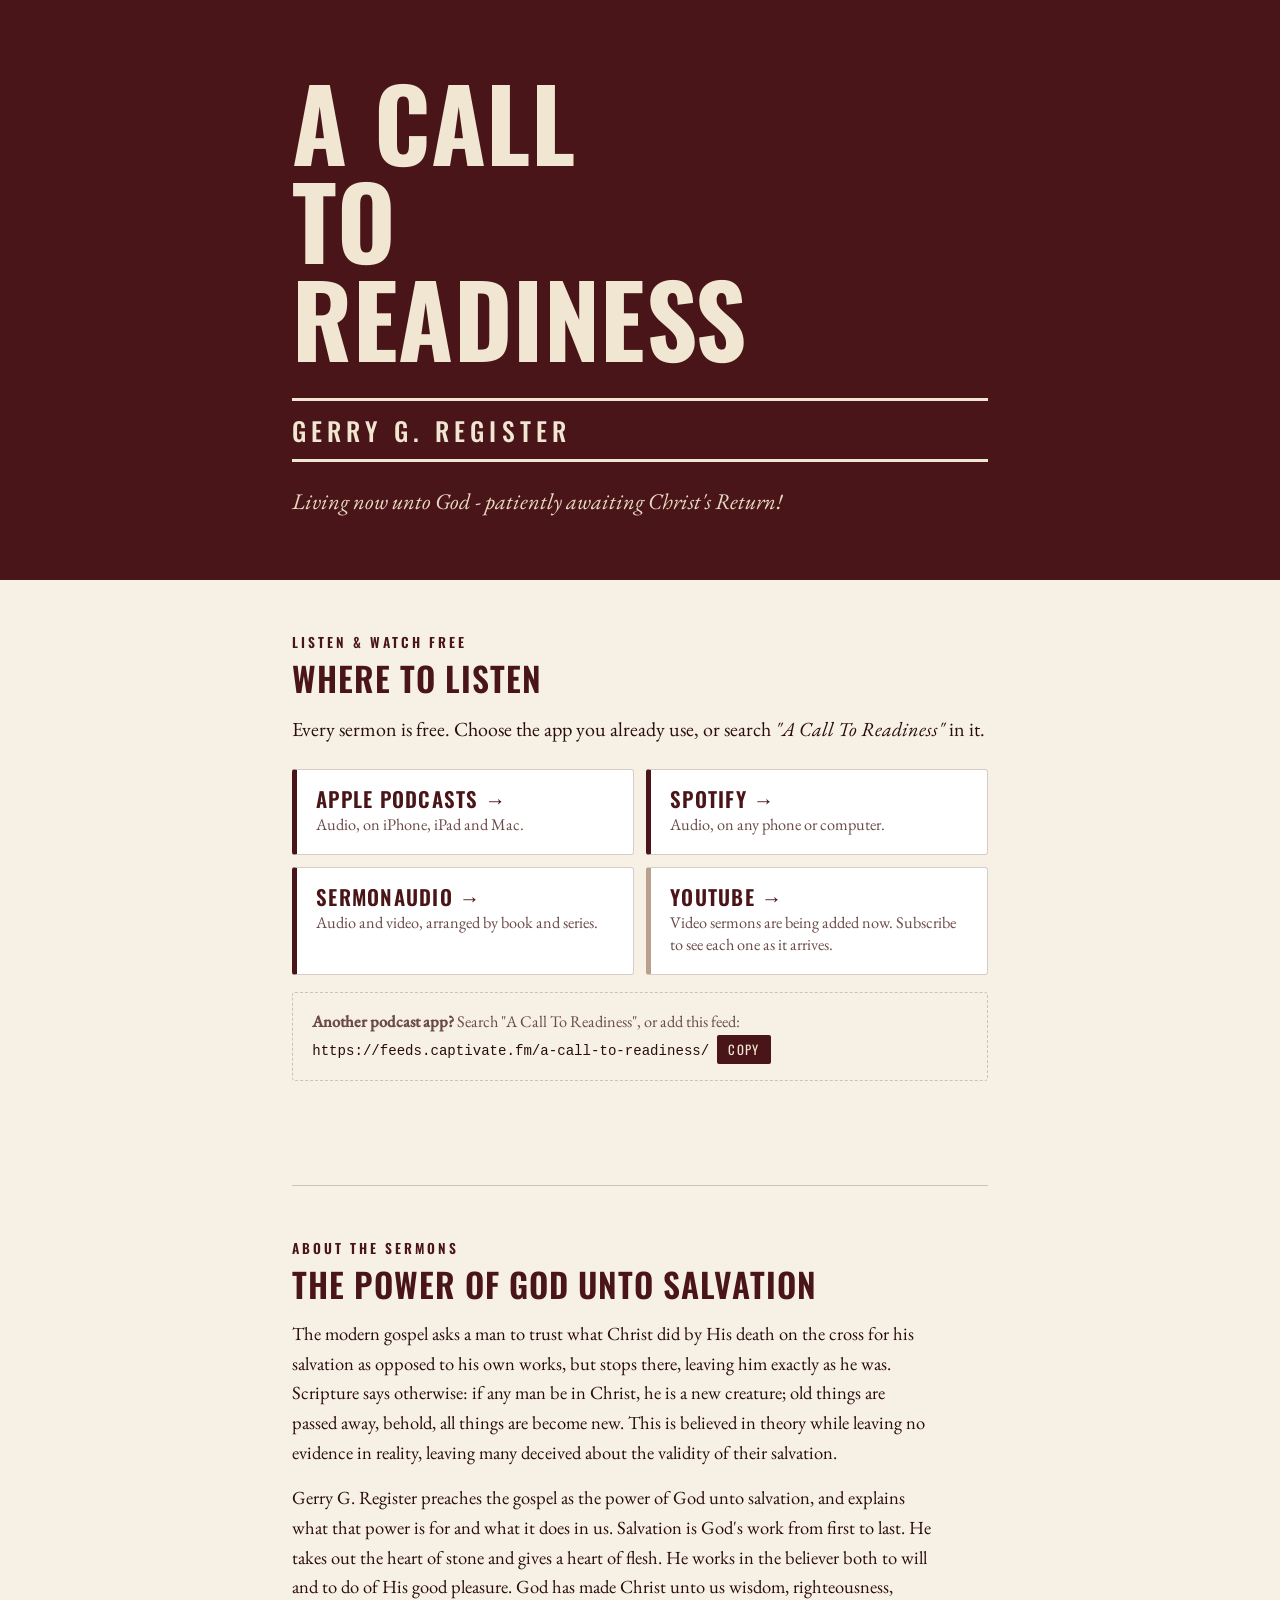
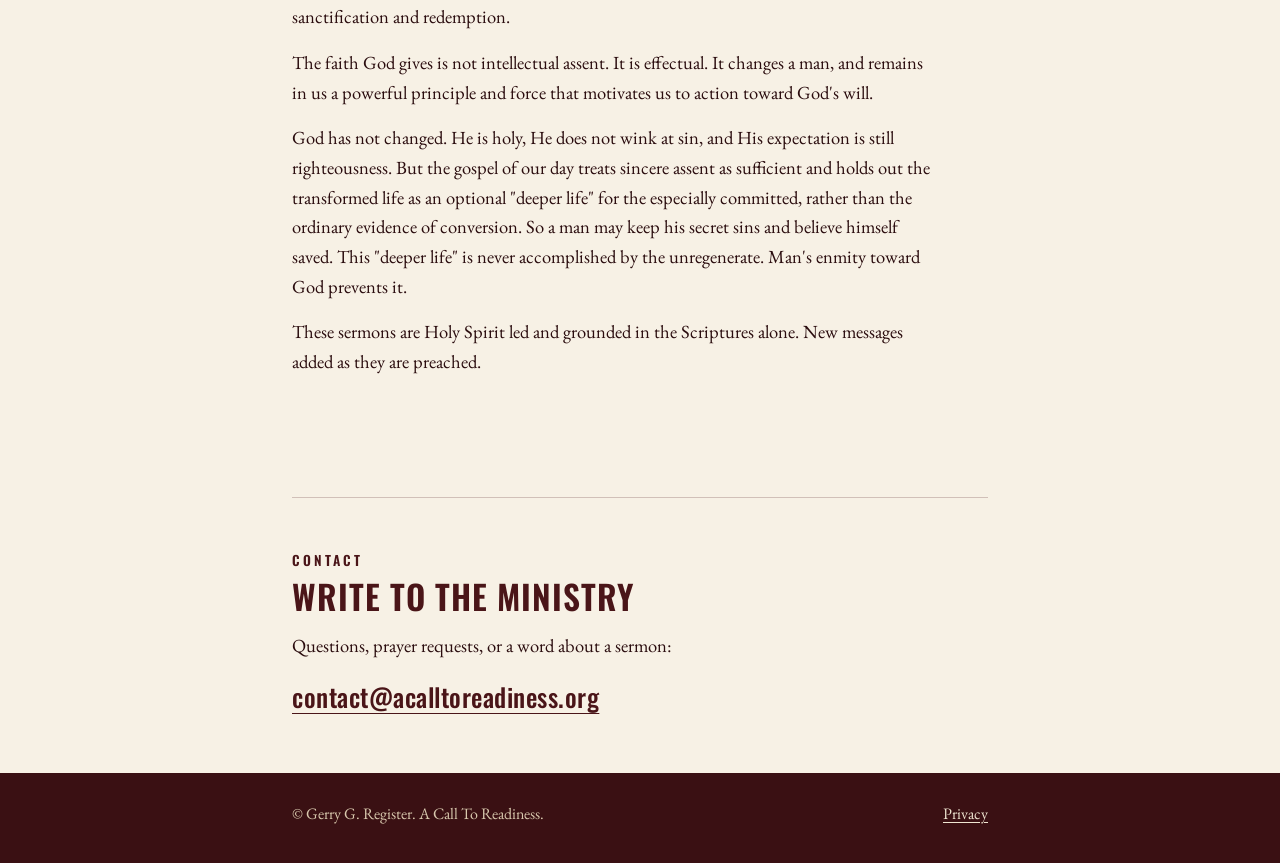
<file: index.html>
<!doctype html>
<html lang="en">
<head>
<meta charset="utf-8">
<meta name="viewport" content="width=device-width, initial-scale=1">
<title>A Call To Readiness | Sermons by Gerry G. Register</title>
<meta name="description" content="Sermons by Gerry G. Register. Living now unto God - patiently awaiting Christ's Return! Listen free on Apple Podcasts, Spotify, SermonAudio and YouTube.">
<link rel="canonical" href="https://acalltoreadiness.org/">
<meta name="theme-color" content="#4A1518">
<link rel="icon" type="image/png" sizes="32x32" href="assets/img/favicon-32.png">
<link rel="icon" type="image/png" sizes="64x64" href="assets/img/favicon-64.png">
<link rel="apple-touch-icon" href="assets/img/apple-touch-icon.png">
<link rel="preload" href="assets/fonts/oswald-latin-wght.woff2" as="font" type="font/woff2" crossorigin>
<link rel="stylesheet" href="assets/site.css">
<meta property="og:type" content="website">
<meta property="og:site_name" content="A Call To Readiness">
<meta property="og:title" content="A Call To Readiness | Gerry G. Register">
<meta property="og:description" content="Living now unto God - patiently awaiting Christ's Return! Listen free on Apple Podcasts, Spotify, SermonAudio and YouTube.">
<meta property="og:url" content="https://acalltoreadiness.org/">
<meta property="og:image" content="https://acalltoreadiness.org/assets/img/share-1400.jpg">
<meta property="og:image:width" content="1400">
<meta property="og:image:height" content="1400">
<meta name="twitter:card" content="summary">
<script type="application/ld+json">
{"@context":"https://schema.org","@type":"PodcastSeries","name":"A Call To Readiness","url":"https://acalltoreadiness.org/","image":"https://acalltoreadiness.org/assets/img/share-1400.jpg","description":"Living now unto God - patiently awaiting Christ's Return!","webFeed":"https://feeds.captivate.fm/a-call-to-readiness/","author":{"@type":"Person","name":"Gerry G. Register"},"sameAs":["https://podcasts.apple.com/us/podcast/a-call-to-readiness/id6816589243","https://open.spotify.com/show/1BWFrUJ7NLXuZxAAlAHWoF","https://www.sermonaudio.com/go/acalltoreadiness","https://www.youtube.com/@ACallToReadiness"]}
</script>
</head>
<body>
<a class="skip" href="#listen">Skip to where to listen</a>

<header class="mast">
  <div class="wrap">
    <h1 class="title">A Call<br>To<br>Readiness</h1>
    <p class="byline">Gerry G. Register</p>
    <p class="subtitle">Living now unto God - patiently awaiting Christ's Return!</p>
  </div>
</header>

<main>
  <section id="listen" aria-labelledby="listen-h">
    <div class="wrap">
      <p class="kicker">Listen &amp; watch free</p>
      <h2 id="listen-h">Where to listen</h2>
      <p class="lead">Every sermon is free. Choose the app you already use, or search <em>"A Call To Readiness"</em> in it.</p>
      <ul class="platforms">
        <li><a class="plat" href="https://podcasts.apple.com/us/podcast/a-call-to-readiness/id6816589243"><span class="name">Apple Podcasts</span><span class="what">Audio, on iPhone, iPad and Mac.</span></a></li>
        <li><a class="plat" href="https://open.spotify.com/show/1BWFrUJ7NLXuZxAAlAHWoF"><span class="name">Spotify</span><span class="what">Audio, on any phone or computer.</span></a></li>
        <li><a class="plat" href="https://www.sermonaudio.com/go/acalltoreadiness"><span class="name">SermonAudio</span><span class="what">Audio and video, arranged by book and series.</span></a></li>
        <li><a class="plat soon" href="https://www.youtube.com/@ACallToReadiness"><span class="name">YouTube</span><span class="what">Video sermons are being added now. Subscribe to see each one as it arrives.</span></a></li>
      </ul>
      <div class="feed">
        <strong>Another podcast app?</strong> Search "A Call To Readiness", or add this feed:<br>
        <code id="feed-url">https://feeds.captivate.fm/a-call-to-readiness/</code><button type="button" id="copy-feed" hidden>Copy</button>
      </div>
    </div>
  </section>

  <section class="about" aria-labelledby="about-h">
    <div class="wrap">
      <hr class="rule">
      <p class="kicker" style="margin-top:3.25rem">About the sermons</p>
      <h2 id="about-h">The power of God unto salvation</h2>
      <p>The modern gospel asks a man to trust what Christ did by His death on the cross for his salvation as opposed to his own works, but stops there, leaving him exactly as he was. Scripture says otherwise: if any man be in Christ, he is a new creature; old things are passed away, behold, all things are become new. This is believed in theory while leaving no evidence in reality, leaving many deceived about the validity of their salvation.</p>
      <p>Gerry G. Register preaches the gospel as the power of God unto salvation, and explains what that power is for and what it does in us. Salvation is God's work from first to last. He takes out the heart of stone and gives a heart of flesh. He works in the believer both to will and to do of His good pleasure. God has made Christ unto us wisdom, righteousness, sanctification and redemption.</p>
      <p>The faith God gives is not intellectual assent. It is effectual. It changes a man, and remains in us a powerful principle and force that motivates us to action toward God's will.</p>
      <p>God has not changed. He is holy, He does not wink at sin, and His expectation is still righteousness. But the gospel of our day treats sincere assent as sufficient and holds out the transformed life as an optional "deeper life" for the especially committed, rather than the ordinary evidence of conversion. So a man may keep his secret sins and believe himself saved. This "deeper life" is never accomplished by the unregenerate. Man's enmity toward God prevents it.</p>
      <p>These sermons are Holy Spirit led and grounded in the Scriptures alone. New messages added as they are preached.</p>
    </div>
  </section>

  <section class="contact" aria-labelledby="contact-h">
    <div class="wrap">
      <hr class="rule">
      <p class="kicker" style="margin-top:3.25rem">Contact</p>
      <h2 id="contact-h">Write to the ministry</h2>
      <p>Questions, prayer requests, or a word about a sermon:</p>
      <p class="mail"><a href="mailto:contact@acalltoreadiness.org">contact@acalltoreadiness.org</a></p>
    </div>
  </section>
</main>

<footer>
  <div class="wrap row">
    <span>&copy; Gerry G. Register. A Call To Readiness.</span>
    <a href="privacy.html">Privacy</a>
  </div>
</footer>

<script>
(function(){var b=document.getElementById('copy-feed');if(!b||!navigator.clipboard)return;b.hidden=false;
b.addEventListener('click',function(){navigator.clipboard.writeText(document.getElementById('feed-url').textContent).then(function(){b.textContent='Copied';setTimeout(function(){b.textContent='Copy'},2000)},function(){});});})();
</script>
</body>
</html>
</file>
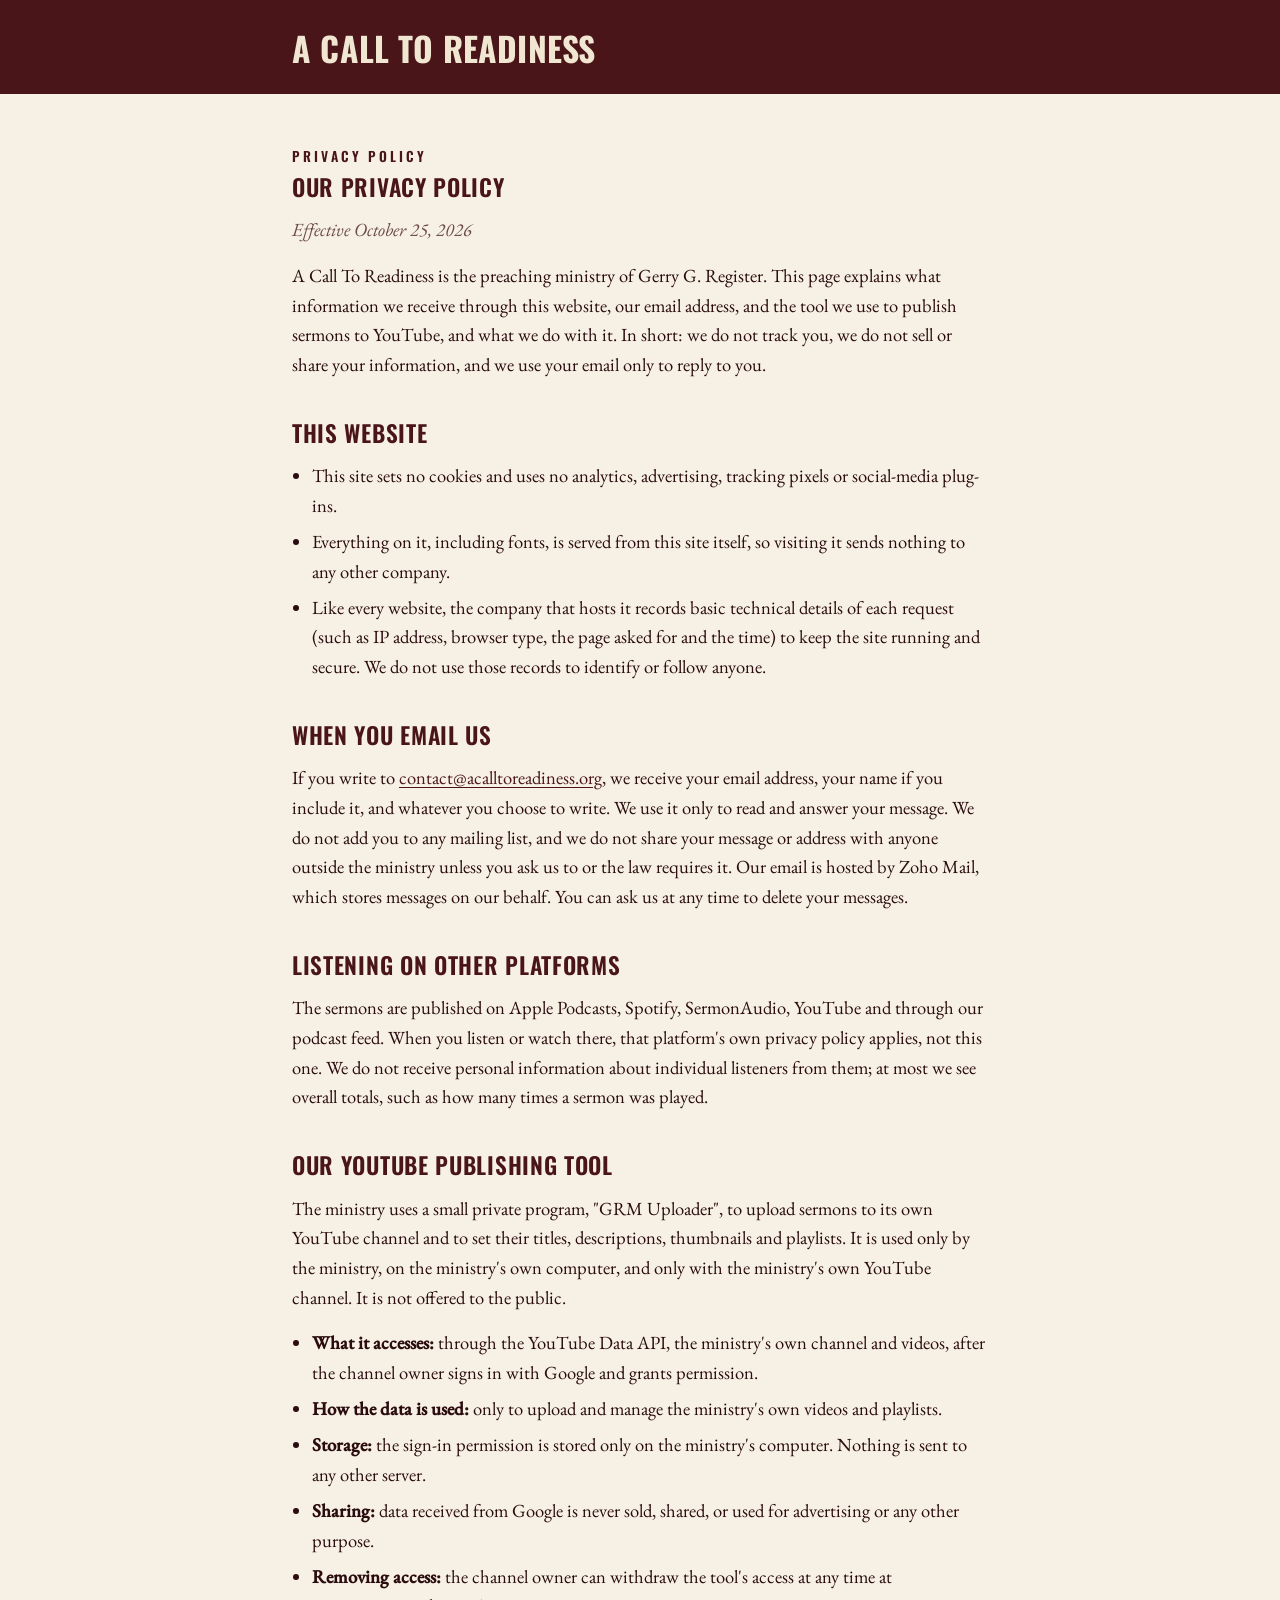
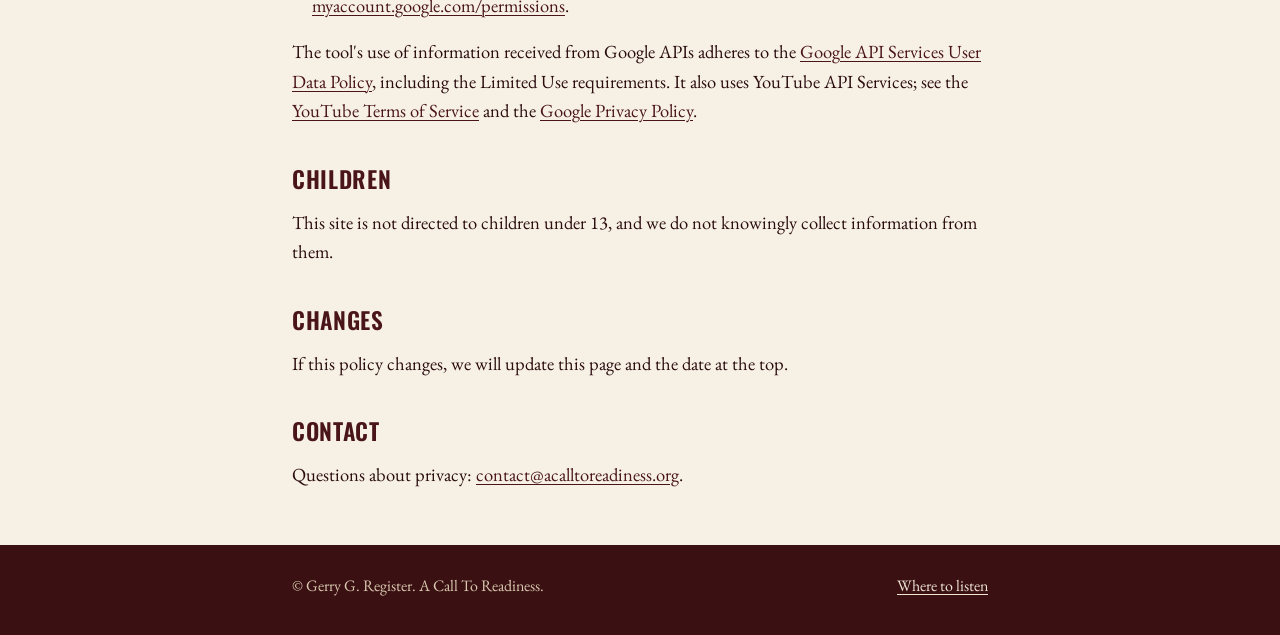
<file: privacy.html>
<!doctype html>
<html lang="en">
<head>
<meta charset="utf-8">
<meta name="viewport" content="width=device-width, initial-scale=1">
<title>Privacy Policy | A Call To Readiness</title>
<meta name="description" content="How A Call To Readiness handles information: no cookies, no tracking, and email used only to reply.">
<link rel="canonical" href="https://acalltoreadiness.org/privacy.html">
<meta name="theme-color" content="#4A1518">
<link rel="icon" type="image/png" sizes="32x32" href="assets/img/favicon-32.png">
<link rel="apple-touch-icon" href="assets/img/apple-touch-icon.png">
<link rel="stylesheet" href="assets/site.css">
</head>
<body>
<header class="mast small">
  <div class="wrap"><p class="title"><a href="./">A Call To Readiness</a></p></div>
</header>

<main class="doc">
  <section>
    <div class="wrap">
      <h1 class="kicker">Privacy policy</h1>
      <h2 style="margin-top:0">Our privacy policy</h2>
      <p class="meta">Effective October 25, 2026</p>
      <p>A Call To Readiness is the preaching ministry of Gerry G. Register. This page explains what information we receive through this website, our email address, and the tool we use to publish sermons to YouTube, and what we do with it. In short: we do not track you, we do not sell or share your information, and we use your email only to reply to you.</p>

      <h2>This website</h2>
      <ul>
        <li>This site sets no cookies and uses no analytics, advertising, tracking pixels or social-media plug-ins.</li>
        <li>Everything on it, including fonts, is served from this site itself, so visiting it sends nothing to any other company.</li>
        <li>Like every website, the company that hosts it records basic technical details of each request (such as IP address, browser type, the page asked for and the time) to keep the site running and secure. We do not use those records to identify or follow anyone.</li>
      </ul>

      <h2>When you email us</h2>
      <p>If you write to <a href="mailto:contact@acalltoreadiness.org">contact@acalltoreadiness.org</a>, we receive your email address, your name if you include it, and whatever you choose to write. We use it only to read and answer your message. We do not add you to any mailing list, and we do not share your message or address with anyone outside the ministry unless you ask us to or the law requires it. Our email is hosted by Zoho Mail, which stores messages on our behalf. You can ask us at any time to delete your messages.</p>

      <h2>Listening on other platforms</h2>
      <p>The sermons are published on Apple Podcasts, Spotify, SermonAudio, YouTube and through our podcast feed. When you listen or watch there, that platform's own privacy policy applies, not this one. We do not receive personal information about individual listeners from them; at most we see overall totals, such as how many times a sermon was played.</p>

      <h2 id="youtube-uploader">Our YouTube publishing tool</h2>
      <p>The ministry uses a small private program, "GRM Uploader", to upload sermons to its own YouTube channel and to set their titles, descriptions, thumbnails and playlists. It is used only by the ministry, on the ministry's own computer, and only with the ministry's own YouTube channel. It is not offered to the public.</p>
      <ul>
        <li><strong>What it accesses:</strong> through the YouTube Data API, the ministry's own channel and videos, after the channel owner signs in with Google and grants permission.</li>
        <li><strong>How the data is used:</strong> only to upload and manage the ministry's own videos and playlists.</li>
        <li><strong>Storage:</strong> the sign-in permission is stored only on the ministry's computer. Nothing is sent to any other server.</li>
        <li><strong>Sharing:</strong> data received from Google is never sold, shared, or used for advertising or any other purpose.</li>
        <li><strong>Removing access:</strong> the channel owner can withdraw the tool's access at any time at <a href="https://myaccount.google.com/permissions">myaccount.google.com/permissions</a>.</li>
      </ul>
      <p>The tool's use of information received from Google APIs adheres to the <a href="https://developers.google.com/terms/api-services-user-data-policy">Google API Services User Data Policy</a>, including the Limited Use requirements. It also uses YouTube API Services; see the <a href="https://www.youtube.com/t/terms">YouTube Terms of Service</a> and the <a href="https://policies.google.com/privacy">Google Privacy Policy</a>.</p>

      <h2>Children</h2>
      <p>This site is not directed to children under 13, and we do not knowingly collect information from them.</p>

      <h2>Changes</h2>
      <p>If this policy changes, we will update this page and the date at the top.</p>

      <h2>Contact</h2>
      <p>Questions about privacy: <a href="mailto:contact@acalltoreadiness.org">contact@acalltoreadiness.org</a>.</p>
    </div>
  </section>
</main>

<footer>
  <div class="wrap row">
    <span>&copy; Gerry G. Register. A Call To Readiness.</span>
    <a href="./">Where to listen</a>
  </div>
</footer>
</body>
</html>
</file>
<file: assets/site.css>
/* A Call To Readiness -- acalltoreadiness.org
   Colours and type match the show artwork and business cards:
   maroon #4A1518, cream #F0E6D2, Oswald + EB Garamond. All fonts are self-hosted
   (no Google Fonts, no third-party requests) so the privacy page stays true. */

@font-face{font-family:"Oswald";src:url(fonts/oswald-latin-wght.woff2) format("woff2");font-weight:200 700;font-display:swap}
@font-face{font-family:"EB Garamond";src:url(fonts/eb-garamond-latin-400-normal.woff2) format("woff2");font-weight:400;font-display:swap}
@font-face{font-family:"EB Garamond";src:url(fonts/eb-garamond-latin-500-normal.woff2) format("woff2");font-weight:500;font-display:swap}
@font-face{font-family:"EB Garamond";src:url(fonts/eb-garamond-latin-400-italic.woff2) format("woff2");font-weight:400;font-style:italic;font-display:swap}

:root{
  --maroon:#4A1518; --maroon-deep:#3A1013; --cream:#F0E6D2; --paper:#F7F1E5;
  --ink:#2A0C0E; --muted:#6B4A47; --rule:rgba(74,21,24,.22);
  --sans:"Oswald","Arial Narrow",Arial,sans-serif;
  --serif:"EB Garamond",Georgia,"Times New Roman",serif;
}
*{box-sizing:border-box}
html{-webkit-text-size-adjust:100%}
body{margin:0;background:var(--paper);color:var(--ink);font-family:var(--serif);font-size:1.16rem;line-height:1.6}
a{color:var(--maroon);text-underline-offset:.18em;text-decoration-thickness:1px}
a:hover{text-decoration-thickness:2px}
a:focus-visible,button:focus-visible{outline:3px solid #B5832F;outline-offset:3px;border-radius:2px}
.wrap{max-width:46rem;margin:0 auto;padding:0 1.25rem}
.skip{position:absolute;left:-9999px}
.skip:focus{left:1rem;top:1rem;background:var(--cream);padding:.5rem 1rem;z-index:9}

/* Masthead: the show art, set as live type */
.mast{background:var(--maroon);color:var(--cream);padding:4.5rem 0 3.75rem}
.mast.small{padding:2rem 0 1.75rem}
.title{font-family:var(--sans);font-weight:700;text-transform:uppercase;font-size:clamp(3rem,13vw,6.25rem);line-height:.98;letter-spacing:.005em;margin:0}
.mast.small .title{font-size:clamp(1.6rem,6vw,2.1rem);line-height:1}
.mast.small .title a{color:inherit;text-decoration:none}
.byline{margin:2rem 0 0;border-top:3px solid var(--cream);border-bottom:3px solid var(--cream);padding:.55rem 0 .5rem;font-family:var(--sans);font-weight:500;text-transform:uppercase;letter-spacing:.2em;font-size:clamp(1.05rem,4.2vw,1.6rem)}
.subtitle{font-style:italic;font-size:clamp(1.15rem,3.6vw,1.4rem);margin:1.4rem 0 0;color:#E8DBC2}

/* Sections */
section{padding:3.25rem 0 0}
.kicker{font-family:var(--sans);font-weight:600;text-transform:uppercase;letter-spacing:.22em;font-size:.85rem;color:var(--maroon);margin:0 0 .4rem}
h2{font-family:var(--sans);font-weight:600;text-transform:uppercase;letter-spacing:.03em;font-size:clamp(1.6rem,5vw,2.1rem);line-height:1.1;color:var(--maroon);margin:0 0 1rem}
h3{font-family:var(--sans);font-weight:600;text-transform:uppercase;letter-spacing:.04em;font-size:1.15rem;color:var(--maroon);margin:2rem 0 .4rem}
.lead{font-size:1.25rem;margin:0 0 1.5rem}
p{margin:0 0 1rem}

/* Where to listen */
.platforms{list-style:none;margin:0;padding:0;display:grid;gap:.75rem}
@media (min-width:640px){.platforms{grid-template-columns:1fr 1fr}}
.plat{display:flex;flex-direction:column;gap:.15rem;height:100%;padding:1.05rem 1.2rem 1.1rem;background:#fff;border:1px solid var(--rule);border-left:5px solid var(--maroon);border-radius:3px;text-decoration:none;color:var(--ink);transition:background .15s,border-color .15s}
a.plat:hover{background:var(--cream);border-color:var(--maroon)}
.plat .name{font-family:var(--sans);font-weight:600;text-transform:uppercase;letter-spacing:.06em;font-size:1.3rem;color:var(--maroon);line-height:1.2}
.plat .name::after{content:" \2192";font-weight:400}
.plat .what{font-size:1.02rem;color:var(--muted);line-height:1.35}
.plat.soon{border-left-color:#B9A08C}
.feed{margin-top:1.1rem;padding:1rem 1.2rem;border:1px dashed var(--rule);border-radius:3px;font-size:1.02rem;color:var(--muted)}
.feed code{font-family:ui-monospace,Menlo,Consolas,monospace;font-size:.88rem;color:var(--ink);word-break:break-all}
.feed button{font-family:var(--sans);text-transform:uppercase;letter-spacing:.1em;font-size:.8rem;margin-left:.5rem;padding:.3rem .7rem;background:var(--maroon);color:var(--cream);border:0;border-radius:2px;cursor:pointer}

/* About + contact */
.about p{max-width:40rem}
.contact .mail{font-family:var(--sans);font-weight:500;font-size:clamp(1.2rem,4.6vw,1.6rem);letter-spacing:.02em;word-break:break-word}
.rule{border:0;border-top:1px solid var(--rule);margin:3.25rem 0 0}

/* Footer */
footer{margin-top:3.5rem;background:var(--maroon-deep);color:#D9C9AE;padding:1.75rem 0 2.25rem;font-size:1rem}
footer a{color:var(--cream)}
footer .row{display:flex;flex-wrap:wrap;gap:.4rem 1.5rem;justify-content:space-between}

/* Privacy page */
.doc h2{margin-top:2.5rem;font-size:1.45rem}
.doc ul{padding-left:1.25rem;margin:0 0 1rem}
.doc li{margin-bottom:.4rem}
.meta{color:var(--muted);font-style:italic}

@media (prefers-reduced-motion:reduce){*{transition:none!important}}
@media print{.mast,footer{background:none;color:#000}.platforms{display:block}}
</file>
